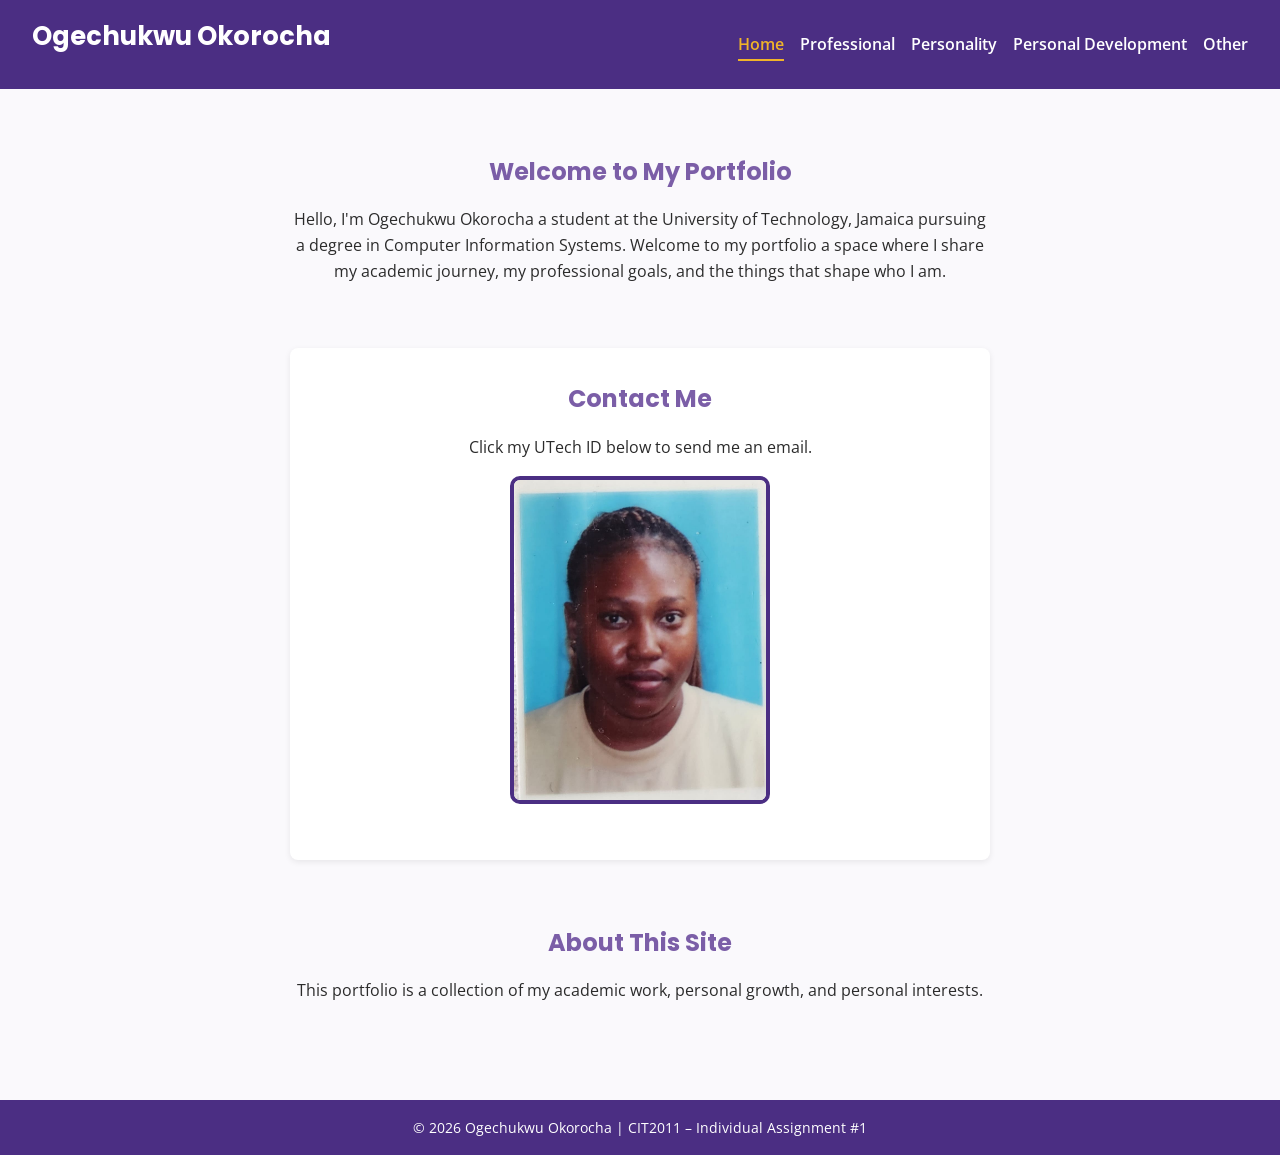
<file: 2102118_IA1_S1AY27/Codes/index.html>
<!DOCTYPE html>
<html lang="en">
<head>
  <meta charset="UTF-8">
  <meta name="viewport" content="width=device-width, initial-scale=1">
  <title>Ogechukwu Okorocha | Portfolio</title>
  <link rel="stylesheet" href="../style.css">
  <link href="https://fonts.googleapis.com/css2?family=Poppins:wght@400;600;700&family=Open+Sans:wght@300;400;600&display=swap" rel="stylesheet">
</head>
<body>

  <header class="site-header">
    <h1 class="logo">Ogechukwu Okorocha</h1>
    <nav class="main-nav">
      <ul>
        <li><a href="index.html" class="active">Home</a></li>
        <li><a href="professional.html">Professional</a></li>
        <li><a href="personality.html">Personality</a></li>
        <li><a href="personal_development.html">Personal Development</a></li>
        <li><a href="other.html">Other</a></li>
      </ul>
    </nav>
  </header>

  <main>
    <section class="hero">
      <h2>Welcome to My Portfolio</h2>
      <p>
        Hello, I'm Ogechukwu Okorocha a student at the University of Technology, Jamaica
        pursuing a degree in Computer Information Systems. Welcome to my portfolio a space
        where I share my academic journey, my professional goals, and the things that shape
        who I am.
      </p>
    </section>

    <section class="id-section" id="contact">
      <h2>Contact Me</h2>
      <p>Click my UTech ID below to send me an email.</p>

      <a href="mailto:schodavarapu@utech.edu.jm?subject=CIT2011%20IA1%20-%20Ogechukwu%20Okorocha%20-%202102118"
         class="id-link"
         title="Click to email">
        <img src="../Assets/id_photo.jpg"
             alt="UTech student ID photo of Ogechukwu Okorocha"
             class="id-photo">
      </a>
    </section>

    <section class="about">
      <h2>About This Site</h2>
      <p>This portfolio is a collection of my academic work, personal growth, and personal interests.</p>
    </section>
  </main>

  <footer class="site-footer">
    <p>&copy; 2026 Ogechukwu Okorocha | CIT2011 – Individual Assignment #1</p>
  </footer>

</body>
</html>
</file>
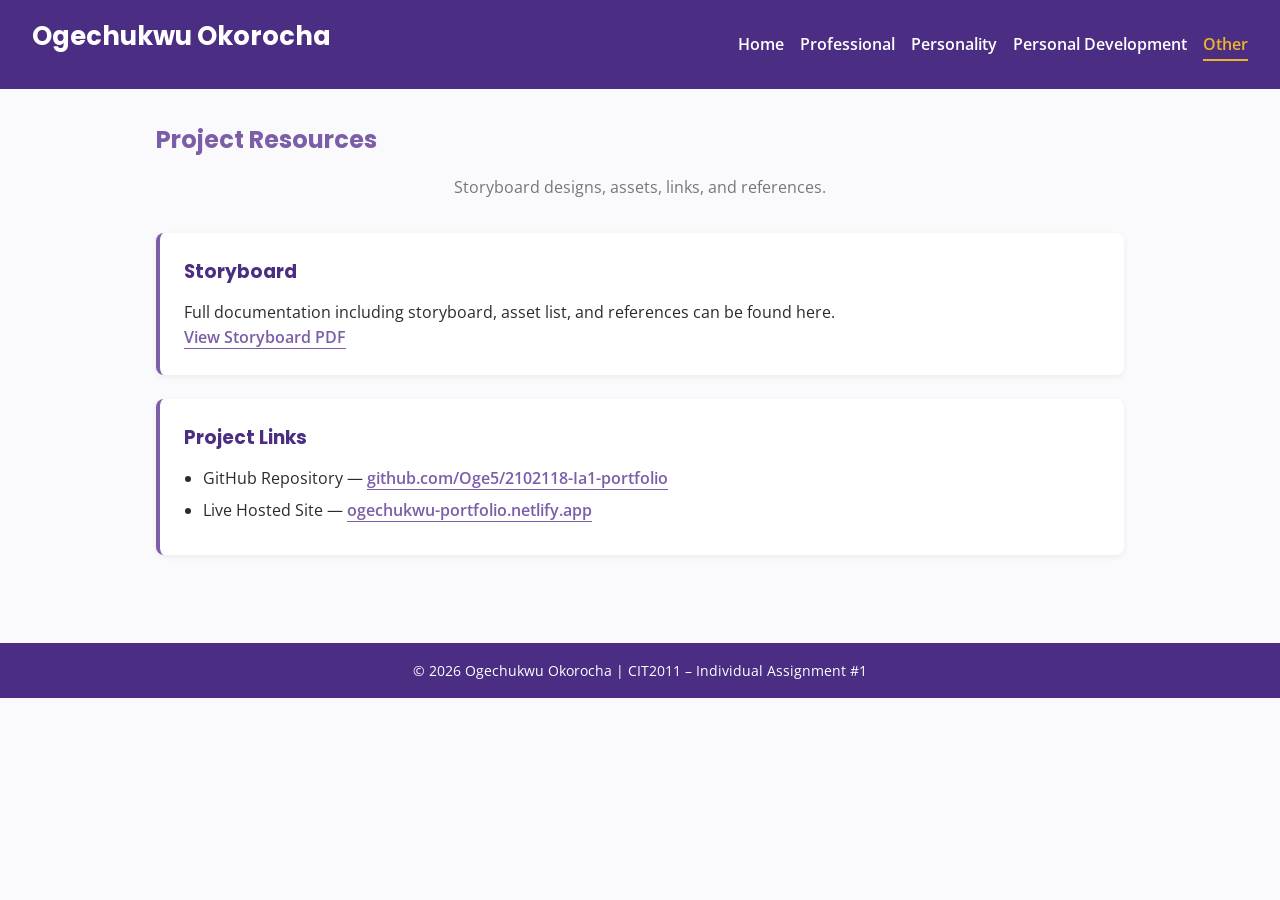
<file: 2102118_IA1_S1AY27/Codes/other.html>
<!DOCTYPE html>
<html lang="en">
<head>
  <meta charset="UTF-8">
  <meta name="viewport" content="width=device-width, initial-scale=1">
  <title>Other | Ogechukwu Okorocha</title>
  <link rel="stylesheet" href="../style.css">
  <link href="https://fonts.googleapis.com/css2?family=Poppins:wght@400;600;700&family=Open+Sans:wght@300;400;600&display=swap" rel="stylesheet">
</head>
<body>

  <header class="site-header">
    <h1 class="logo">Ogechukwu Okorocha</h1>
    <nav class="main-nav">
      <ul>
        <li><a href="index.html">Home</a></li>
        <li><a href="professional.html">Professional</a></li>
        <li><a href="personality.html">Personality</a></li>
        <li><a href="personal_development.html">Personal Development</a></li>
        <li><a href="other.html" class="active">Other</a></li>
      </ul>
    </nav>
  </header>

  <main>

    <h2>Project Resources</h2>
    <p class="section-intro">
      Storyboard designs, assets, links, and references.
    </p>

    <section class="resources-block">
      <h3>Storyboard</h3>
      <p>
        Full documentation including storyboard, asset list, and references can be found here.
      </p>
      <p>
        <a href="../Assets/storyboard-2102118.pdf" target="_blank" rel="noopener">View Storyboard PDF</a>
      </p>
    </section>

    <section class="resources-block">
      <h3>Project Links</h3>
      <ul>
        <li>
          GitHub Repository —
          <a href="https://github.com/Oge5/2102118-Ia1-portfolio" target="_blank" rel="noopener">github.com/Oge5/2102118-Ia1-portfolio</a>
        </li>
        <li>
          Live Hosted Site —
          <a href="https://ogechukwu-portfolio.netlify.app" target="_blank" rel="noopener">ogechukwu-portfolio.netlify.app</a>
        </li>
      </ul>
    </section>

  </main>

  <footer class="site-footer">
    <p>&copy; 2026 Ogechukwu Okorocha | CIT2011 – Individual Assignment #1</p>
  </footer>

</body>
</html>
</file>
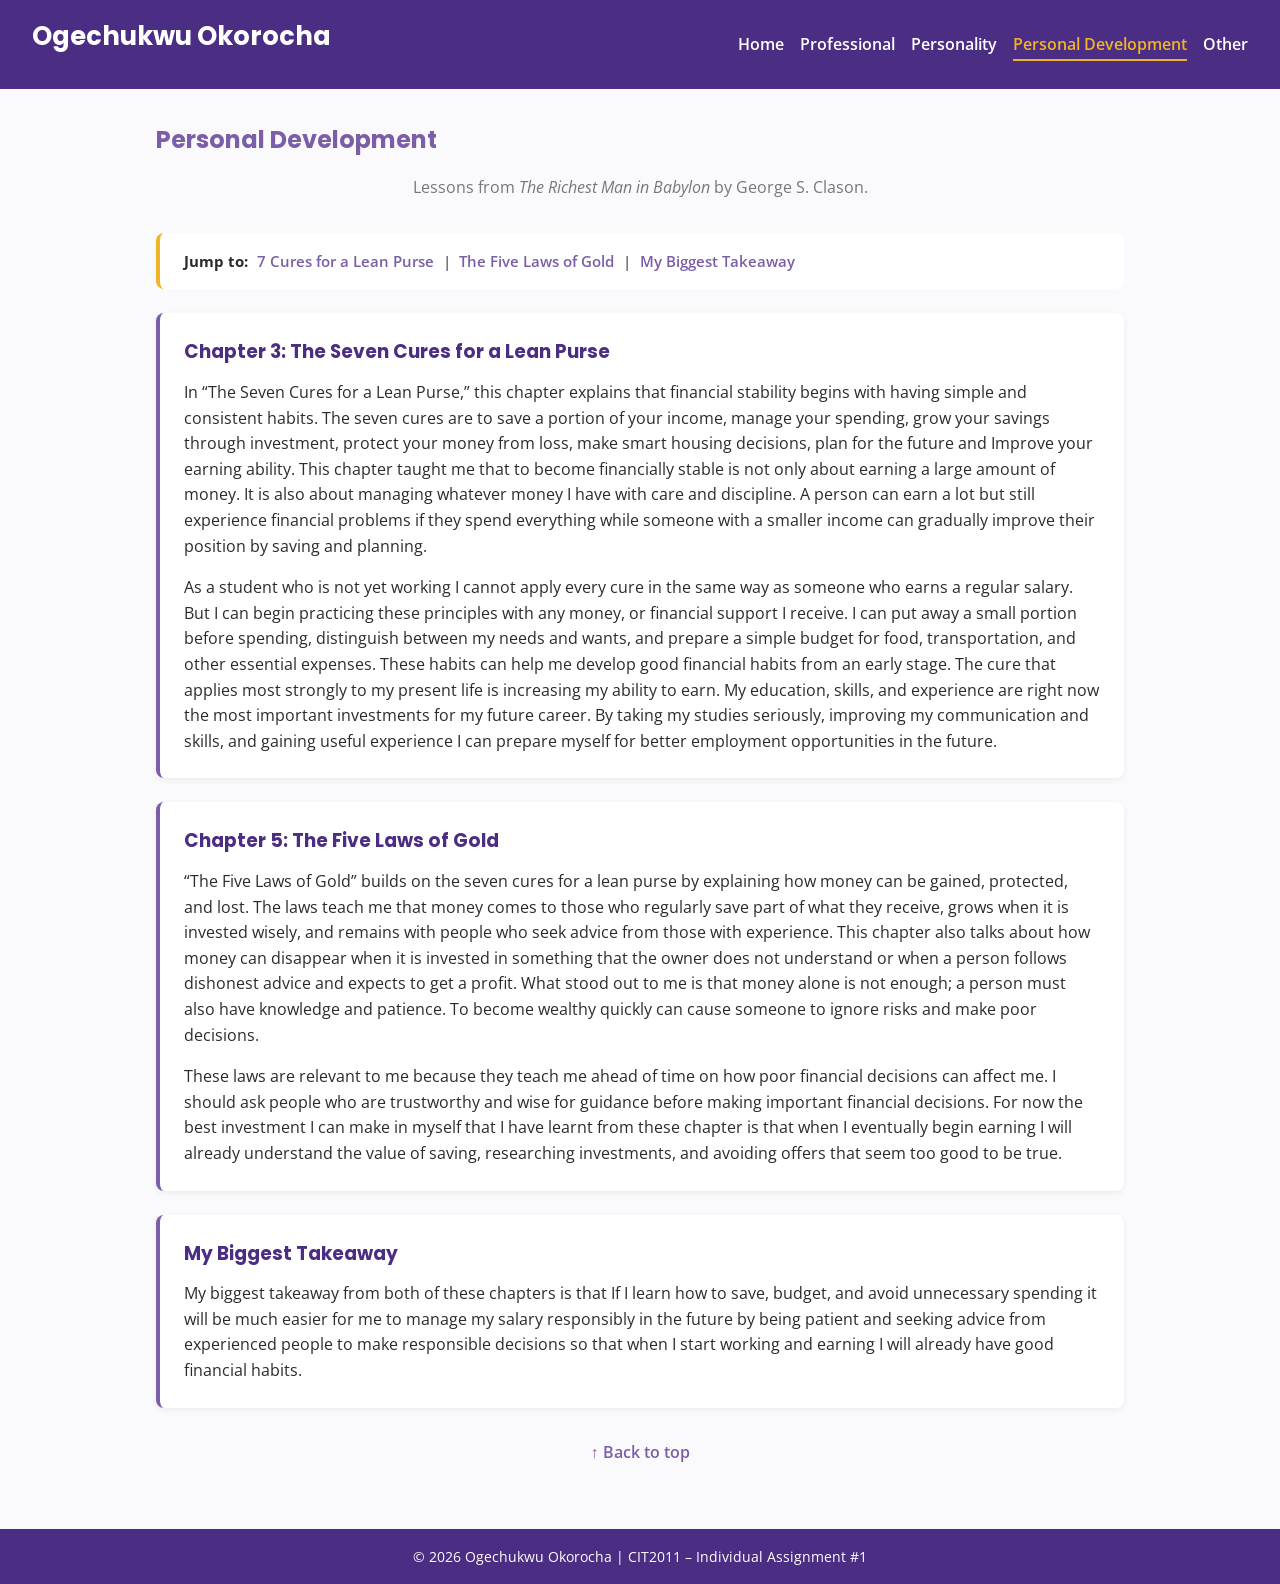
<file: 2102118_IA1_S1AY27/Codes/personal_development.html>
<!DOCTYPE html>
<html lang="en">
<head>
  <meta charset="UTF-8">
  <meta name="viewport" content="width=device-width, initial-scale=1">
  <title>Personal Development | Ogechukwu Okorocha</title>
  <link rel="stylesheet" href="../style.css">
  <link href="https://fonts.googleapis.com/css2?family=Poppins:wght@400;600;700&family=Open+Sans:wght@300;400;600&display=swap" rel="stylesheet">
</head>
<body>

  <header class="site-header">
    <h1 class="logo">Ogechukwu Okorocha</h1>
    <nav class="main-nav">
      <ul>
        <li><a href="index.html">Home</a></li>
        <li><a href="professional.html">Professional</a></li>
        <li><a href="personality.html">Personality</a></li>
        <li><a href="personal_development.html" class="active">Personal Development</a></li>
        <li><a href="other.html">Other</a></li>
      </ul>
    </nav>
  </header>

  <main>

    <h2>Personal Development</h2>
    <p class="section-intro">
      Lessons from <i>The Richest Man in Babylon</i> by George S. Clason.
    </p>

    <nav class="bookmark-nav" aria-label="Jump to chapter">
      <b>Jump to:</b>
      <a href="#chapter-3">7 Cures for a Lean Purse</a> |
      <a href="#chapter-5">The Five Laws of Gold</a> |
      <a href="#takeaway">My Biggest Takeaway</a>
    </nav>

    <div class="book-reflection">

      <article class="reflection-block" id="chapter-3">
        <h3>Chapter 3: The Seven Cures for a Lean Purse</h3>
        <p>
          In “The Seven Cures for a Lean Purse,” this chapter explains that financial stability begins with
		  having simple and consistent habits. The seven cures are to save a portion of your income, manage 
		  your spending, grow your savings through investment, protect your money from loss, make smart housing
		  decisions, plan for the future and Improve your earning ability. This chapter taught me that to become
		  financially stable is not only about earning a large amount of money. It is also about managing whatever 
		  money I have with care and discipline. A person can earn a lot but still experience financial problems if
		  they spend everything while someone with a smaller income can gradually improve their position by saving and planning.
        </p>
        <p>
          As a student who is not yet working I cannot apply every cure in the same way as someone who 
		  earns a regular salary. But I can begin practicing these principles with any money, or 
		  financial support I receive. I can put away a small portion before spending, distinguish between
		  my needs and wants, and prepare a simple budget for food, transportation, and other essential 
		  expenses. These habits can help me develop good financial habits from an early stage. The cure that 
		  applies most strongly to my present life is increasing my ability to earn. My education, skills, and 
		  experience are right now the most important investments for my future career. By taking my studies 
		  seriously, improving my communication and skills, and gaining useful experience I can prepare myself 
		  for better employment opportunities in the future.
        </p>
      </article>

      <article class="reflection-block" id="chapter-5">
        <h3>Chapter 5: The Five Laws of Gold</h3>
        <p>
          “The Five Laws of Gold” builds on the seven cures for a lean purse by explaining how 
		  money can be gained, protected, and lost. The laws teach me that money comes to those
		  who regularly save part of what they receive, grows when it is invested wisely, and 
		  remains with people who seek advice from those with experience. This chapter also talks
		  about how money can disappear when it is invested in something that the owner does not 
		  understand or when a person follows dishonest advice and expects to get a profit. What 
		  stood out to me is that money alone is not enough; a person must also have knowledge 
		  and patience. To become wealthy quickly can cause someone to ignore risks and make poor decisions.
        </p>
        <p>
          These laws are relevant to me because they teach me ahead of time on how poor financial decisions 
		  can affect me. I should ask people who are trustworthy and wise for guidance before making important
		  financial decisions. For now the best investment I can make in myself that I have learnt from these
		  chapter is that when I eventually begin earning I will already understand the value of saving, 
		  researching investments, and avoiding offers that seem too good to be true.
        </p>
      </article>

      <article class="reflection-block" id="takeaway">
        <h3>My Biggest Takeaway</h3>
        <p>
          My biggest takeaway from both of these chapters is that If I learn how to save, budget, and avoid 
		  unnecessary spending it will be much easier for me to manage my salary responsibly in the future
		  by being patient and seeking advice from experienced people to make responsible decisions so that 
		  when I start working and earning I will already have good financial habits.
        </p>
      </article>

    </div>

    <p class="back-to-top">
      <a href="#top">↑ Back to top</a>
    </p>

  </main>

  <footer class="site-footer">
    <p>&copy; 2026 Ogechukwu Okorocha | CIT2011 – Individual Assignment #1</p>
  </footer>

</body>
</html>
</file>
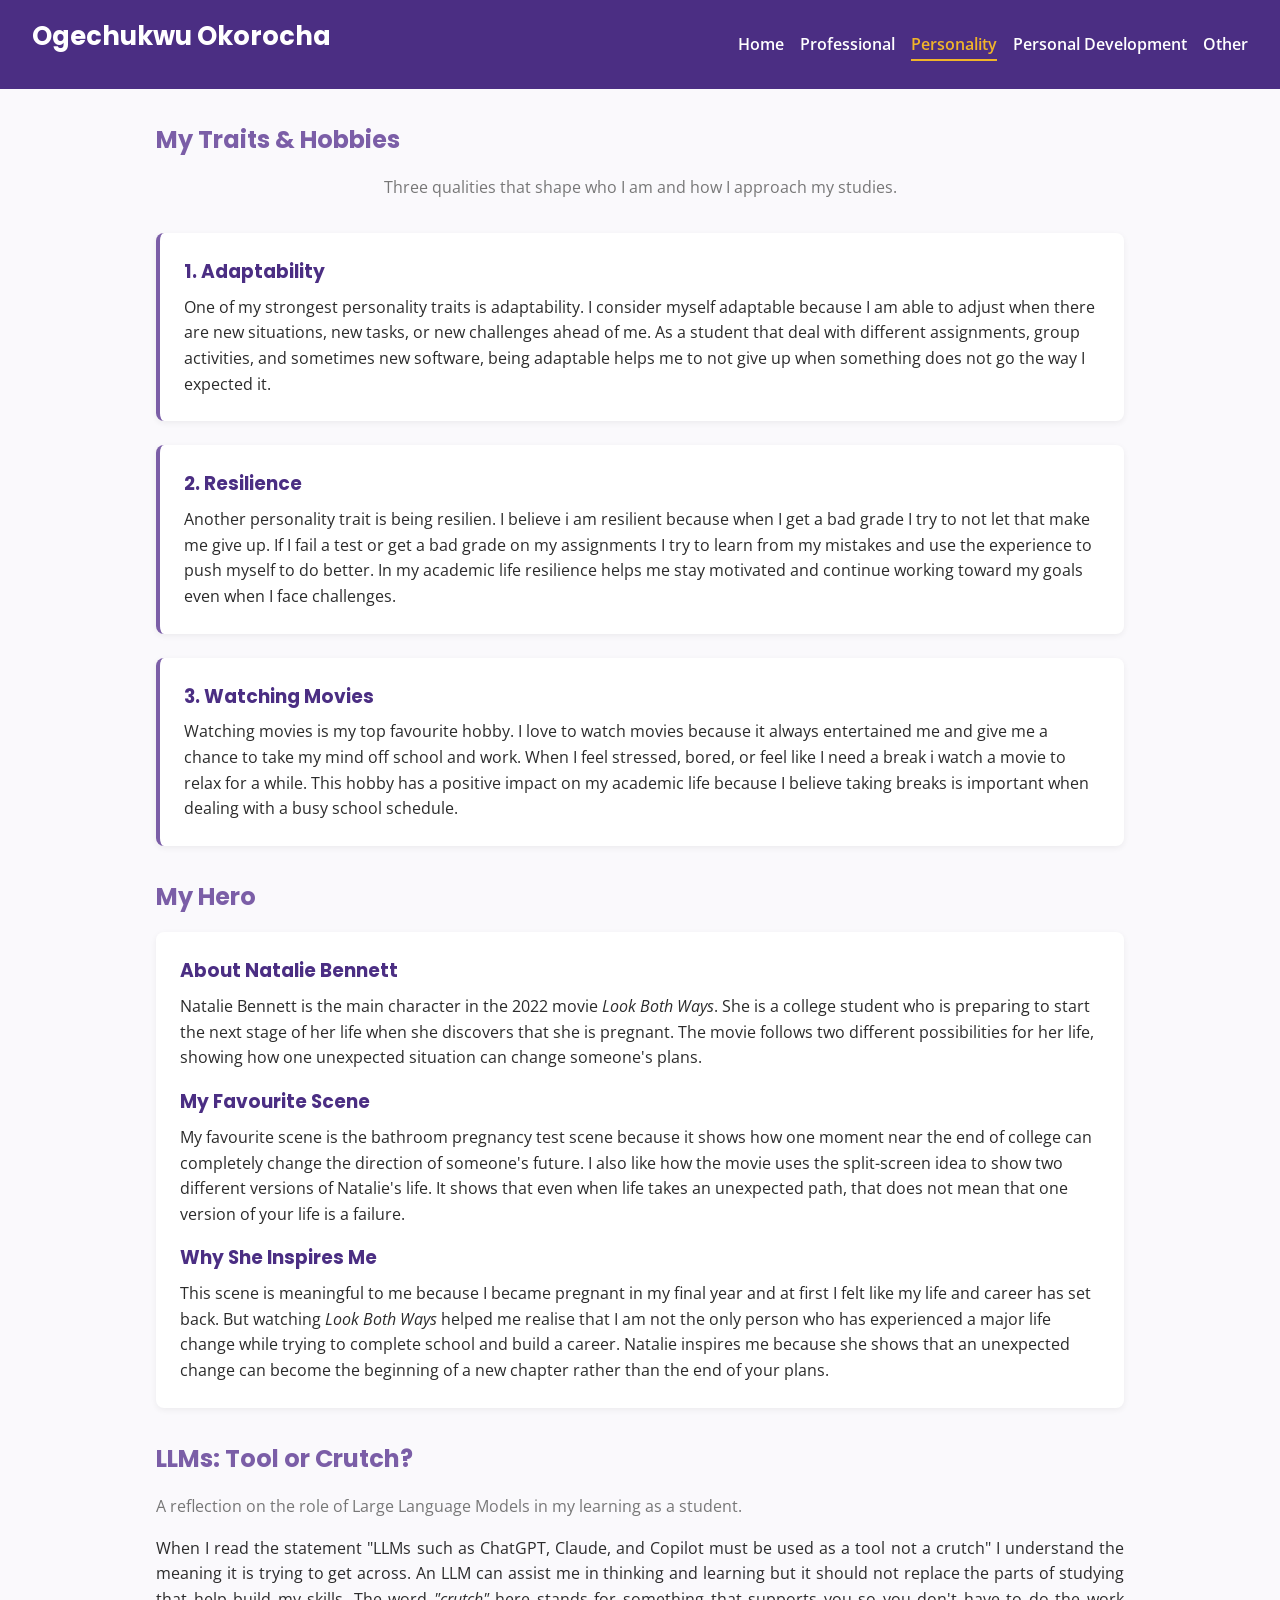
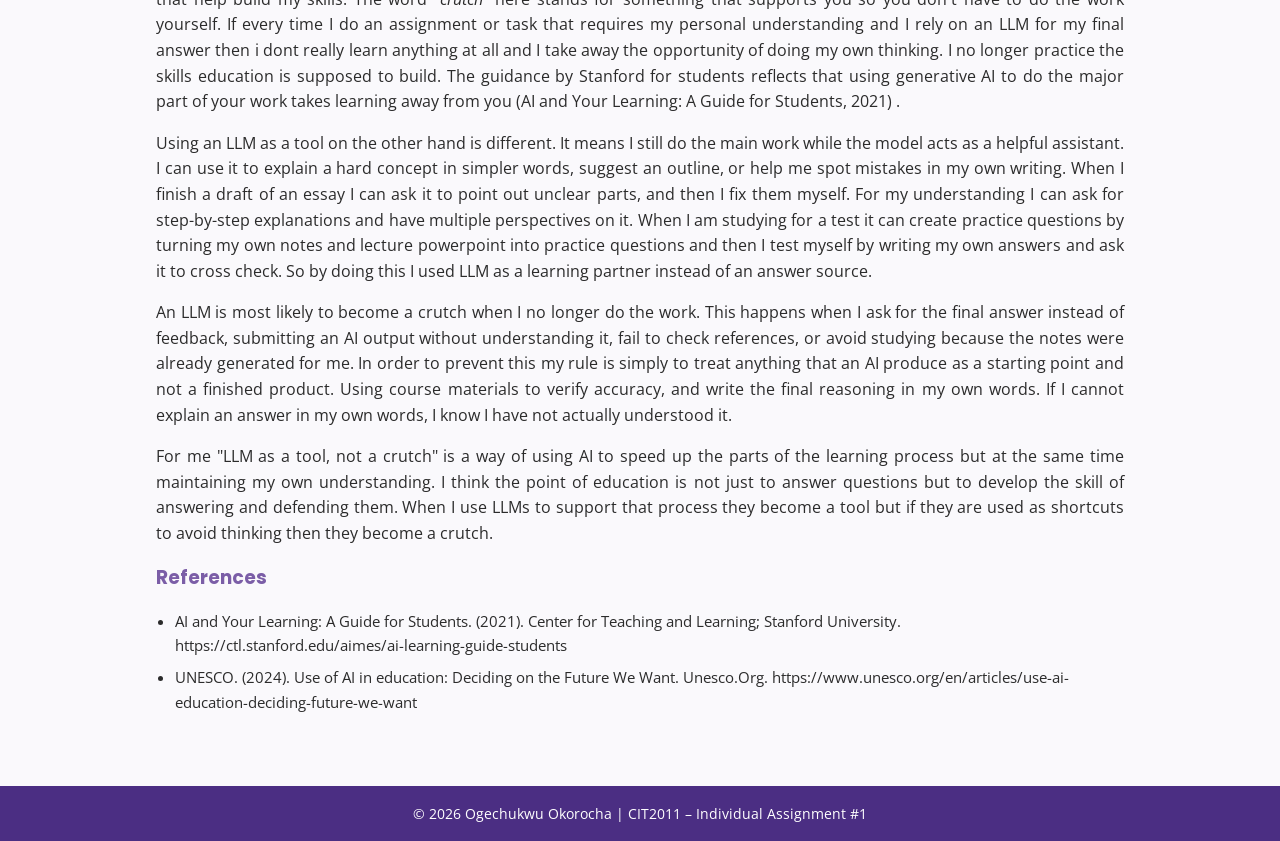
<file: 2102118_IA1_S1AY27/Codes/personality.html>
<!DOCTYPE html>
<html lang="en">
<head>
  <meta charset="UTF-8">
  <meta name="viewport" content="width=device-width, initial-scale=1">
  <title>Personality | Ogechukwu Okorocha</title>
  <link rel="stylesheet" href="../style.css">
  <link href="https://fonts.googleapis.com/css2?family=Poppins:wght@400;600;700&family=Open+Sans:wght@300;400;600&display=swap" rel="stylesheet">
</head>
<body>

  <header class="site-header">
    <h1 class="logo">Ogechukwu Okorocha</h1>
    <nav class="main-nav">
      <ul>
        <li><a href="index.html">Home</a></li>
        <li><a href="professional.html">Professional</a></li>
        <li><a href="personality.html" class="active">Personality</a></li>
        <li><a href="personal_development.html">Personal Development</a></li>
        <li><a href="other.html">Other</a></li>
      </ul>
    </nav>
  </header>

  <main>

    <section class="traits">
      <h2>My Traits &amp; Hobbies</h2>
      <p class="section-intro">
        Three qualities that shape who I am and how I approach my studies.
      </p>

      <div class="trait-block">
        <h3>1. Adaptability</h3>
        <p>
          One of my strongest personality traits is adaptability. I consider myself adaptable
          because I am able to adjust when there are new situations, new tasks, or new challenges
          ahead of me. As a student that deal with different assignments, group activities, and
          sometimes new software, being adaptable helps me to not give up when something does not
          go the way I expected it.
        </p>
      </div>

      <div class="trait-block">
        <h3>2. Resilience</h3>
        <p>
          Another personality trait is being resilien. I believe i am resilient because when
          I get a bad grade I try to not let that make me give up. If I fail a test or get a bad
          grade on my assignments I try to learn from my mistakes and use the experience to push
          myself to do better. In my academic life resilience helps me stay motivated and continue
          working toward my goals even when I face challenges.
        </p>
      </div>

      <div class="trait-block">
        <h3>3. Watching Movies</h3>
        <p>
          Watching movies is my top favourite hobby. I love to watch movies because it always 
		  entertained me and give me a chance to take my mind off school and work. When I feel
		  stressed, bored, or feel like I need a break i watch a movie to relax for a while. 
		  This hobby has a positive impact on my academic life because I believe taking breaks 
		  is important when dealing with a busy school schedule. 
        </p>
      </div>
    </section>

    <section class="hero-quote">
      <h2>My Hero</h2>

      <div class="hero-details">
        <h3>About Natalie Bennett</h3>
        <p>
          Natalie Bennett is the main character in the 2022 movie <i>Look Both Ways</i>. She is a
          college student who is preparing to start the next stage of her life when she discovers
          that she is pregnant. The movie follows two different possibilities for her life, showing
          how one unexpected situation can change someone's plans.
        </p>

        <h3>My Favourite Scene</h3>
        <p>
          My favourite scene is the bathroom pregnancy test scene because it shows how one moment
		  near the end of college can completely change the direction of someone's future. I also
		  like how the movie uses the split-screen idea to show two different versions of Natalie's
		  life. It shows that even when life takes an unexpected path, that does not mean that one 
		  version of your life is a failure. 
        </p>

        <h3>Why She Inspires Me</h3>
        <p>
          This scene is meaningful to me because I became pregnant in my final year and at first 
		  I felt like my life and career has set back. But watching <i>Look Both Ways</i> helped me realise
		  that I am not the only person who has experienced a major life change while trying to 
		  complete school and build a career. Natalie inspires me because she shows that an unexpected 
		  change can become the beginning of a new chapter rather than the end of your plans. 
        </p>
      </div>
    </section>

    <section class="llm-essay">
      <h2>LLMs: Tool or Crutch?</h2>
      <p class="essay-intro">
        A reflection on the role of Large Language Models in my learning as a student.
      </p>

      <p>
       When I read the statement "LLMs such as ChatGPT, Claude, and Copilot must be used as a
	   tool not a crutch" I understand the meaning it is trying to get across. An LLM can assist
	   me in thinking and learning but it should not replace the parts of studying that help build
	   my skills. The word <i>"crutch"</i> here stands for something that supports you so you don't have 
	   to do the work yourself. If every time I do an assignment or task that requires my personal
	   understanding and I rely on an LLM for my final answer then i dont really learn anything at 
	   all and I take away the opportunity of doing my own thinking. I no longer practice the 
	   skills education is supposed to build. The guidance by Stanford for students reflects that 
	   using generative AI to do the major part of your work takes learning away from you (AI and Your Learning: A Guide for Students, 2021) .
      </p>

      <p>
        Using an LLM as a tool on the other hand is different. It means I still do the main work
		while the model acts as a helpful assistant. I can use it to explain a hard concept in 
		simpler words, suggest an outline, or help me spot mistakes in my own writing. When I 
		finish a draft of an essay I can ask it to point out unclear parts, and then I fix them 
		myself. For my understanding I can ask for step-by-step explanations and have multiple 
		perspectives on it. When I am studying for a test it can create practice questions by 
		turning my own notes and lecture powerpoint into practice questions and then I test 
		myself by writing my own answers and ask it to cross check. So by doing this I used LLM
		as a learning partner instead of an answer source.
      </p>

      <p>
        An LLM is most likely to become a crutch when I no longer do the work. This happens when 
		I ask for the final answer instead of feedback, submitting an AI output without understanding 
		it, fail to check references, or avoid studying because the notes were already generated for
		me. In order to prevent this my rule is simply to treat anything that an AI produce as a 
		starting point and not a finished product. Using course materials to verify accuracy, and write 
		the final reasoning in my own words. If I cannot explain an answer in my own words, I know I have 
		not actually understood it.
      </p>

      <p>
        For me "LLM as a tool, not a crutch" is a way of using AI to speed up the parts of the 
		learning process but at the same time maintaining my own understanding. I think the point
		of education is not just to answer questions but to develop the skill of answering and 
		defending them. When I use LLMs to support that process they become a tool but if they are 
		used as shortcuts to avoid thinking then they become a crutch.
      </p>

      <h3>References</h3>
      <ul class="reference-list">
        <li>AI and Your Learning: A Guide for Students. (2021). Center for Teaching and Learning; Stanford University. https://ctl.stanford.edu/aimes/ai-learning-guide-students</li>
        <li>UNESCO. (2024). Use of AI in education: Deciding on the Future We Want. Unesco.Org. https://www.unesco.org/en/articles/use-ai-education-deciding-future-we-want</li>
      </ul>
    </section>

  </main>

  <footer class="site-footer">
    <p>&copy; 2026 Ogechukwu Okorocha | CIT2011 – Individual Assignment #1</p>
  </footer>

</body>
</html>
</file>
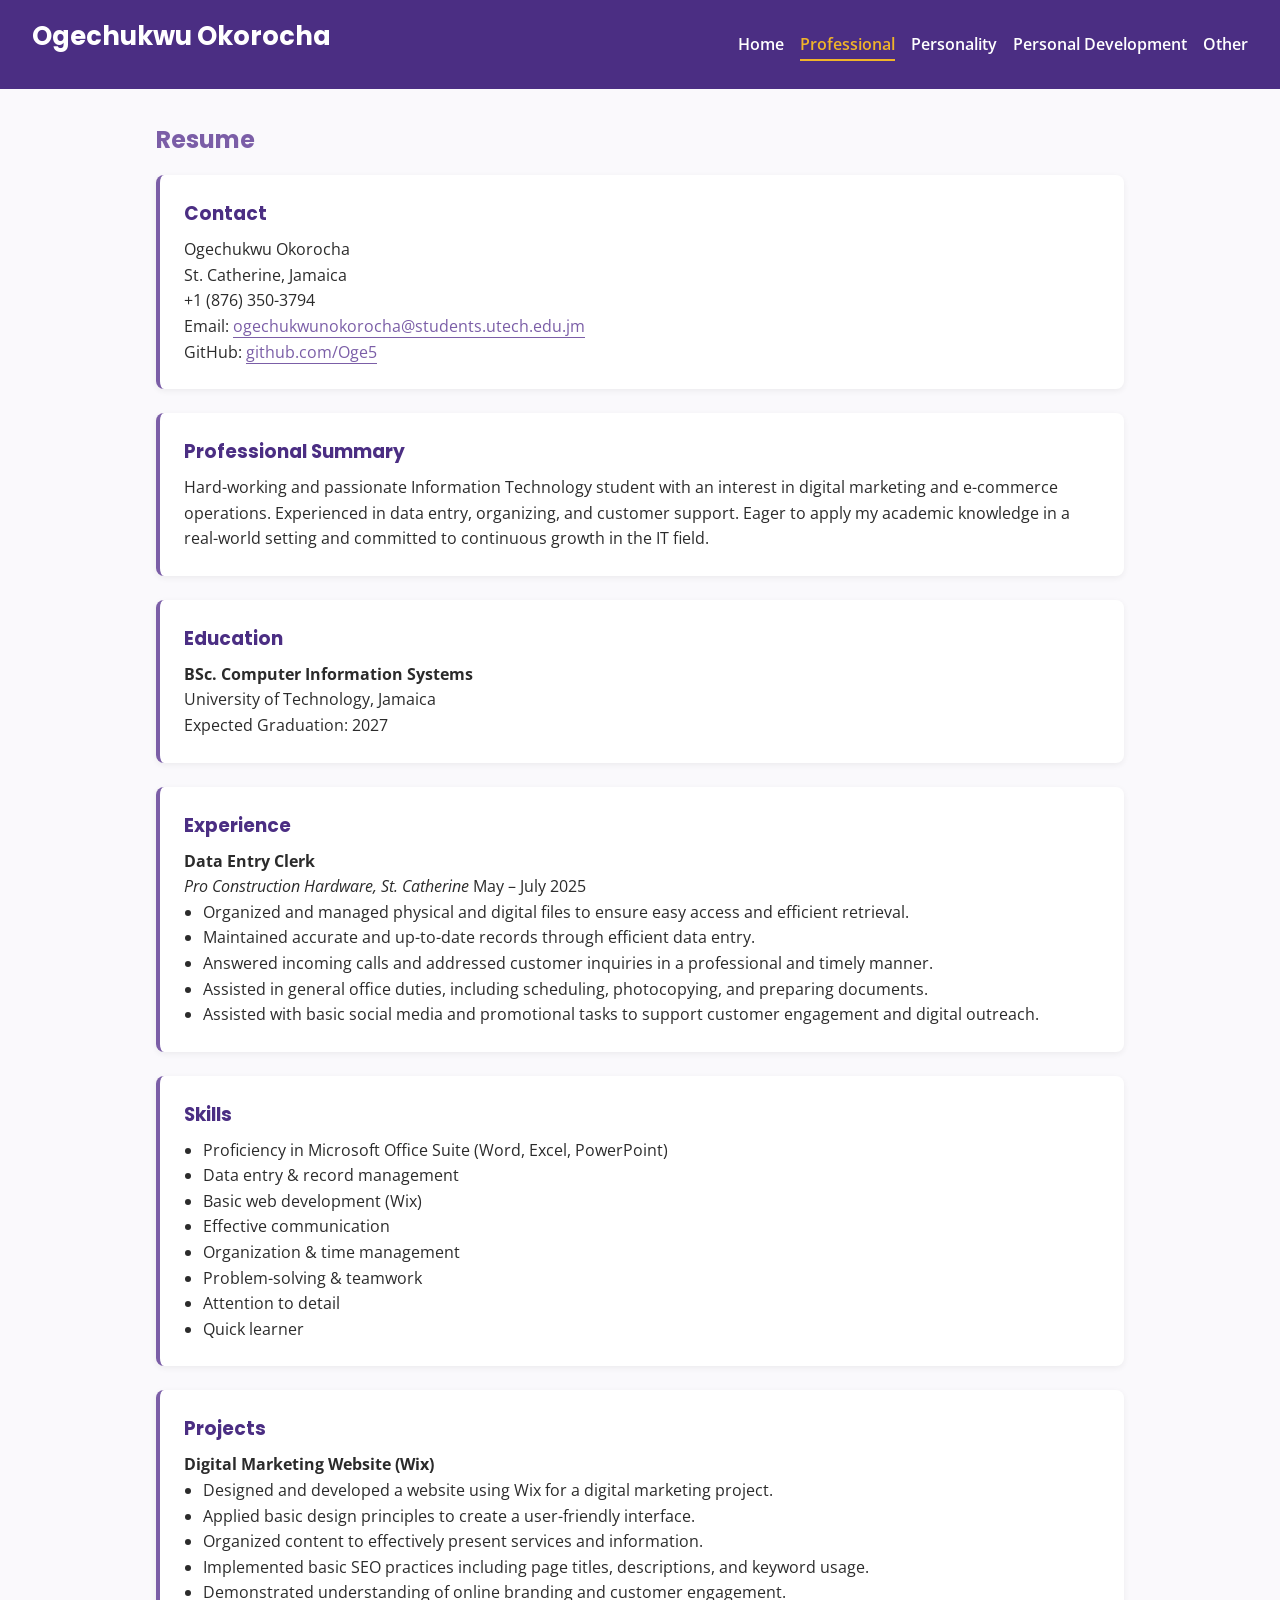
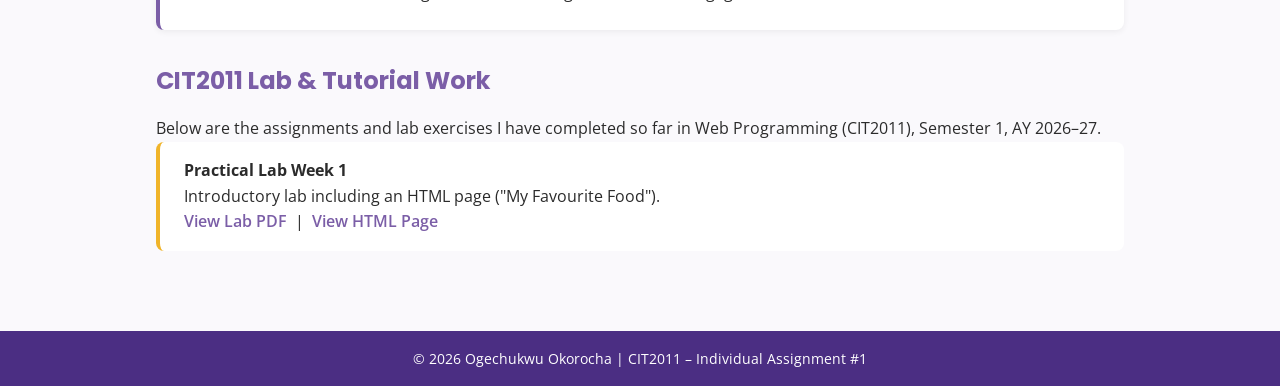
<file: 2102118_IA1_S1AY27/Codes/professional.html>
<!DOCTYPE html>
<html lang="en">
<head>
  <meta charset="UTF-8">
  <meta name="viewport" content="width=device-width, initial-scale=1">
  <title>Professional | Ogechukwu Okorocha</title>
  <link rel="stylesheet" href="../style.css">
  <link href="https://fonts.googleapis.com/css2?family=Poppins:wght@400;600;700&family=Open+Sans:wght@300;400;600&display=swap" rel="stylesheet">
</head>
<body>

  <header class="site-header">
    <h1 class="logo">Ogechukwu Okorocha</h1>
    <nav class="main-nav">
      <ul>
        <li><a href="index.html">Home</a></li>
        <li><a href="professional.html" class="active">Professional</a></li>
        <li><a href="personality.html">Personality</a></li>
        <li><a href="personal_development.html">Personal Development</a></li>
        <li><a href="other.html">Other</a></li>
      </ul>
    </nav>
  </header>

  <main>

    <section class="resume">
      <h2>Resume</h2>

      <div class="resume-block">
        <h3>Contact</h3>
        <p>
          Ogechukwu Okorocha<br>
          St. Catherine, Jamaica<br>
          +1 (876) 350-3794<br>
          Email: <a href="mailto:ogechukwunokorocha@students.utech.edu.jm">ogechukwunokorocha@students.utech.edu.jm</a><br>
          GitHub: <a href="https://github.com/Oge5" target="_blank" rel="noopener">github.com/Oge5</a>
        </p>
      </div>

      <div class="resume-block">
        <h3>Professional Summary</h3>
        <p>
          Hard-working and passionate Information Technology student with an interest in digital
          marketing and e-commerce operations. Experienced in data entry, organizing, and customer
          support. Eager to apply my academic knowledge in a real-world setting and committed to
          continuous growth in the IT field.
        </p>
      </div>

      <div class="resume-block">
        <h3>Education</h3>
        <p>
          <b>BSc. Computer Information Systems</b><br>
          University of Technology, Jamaica<br>
          Expected Graduation: 2027
        </p>
      </div>

      <div class="resume-block">
        <h3>Experience</h3>

        <p>
          <b>Data Entry Clerk</b><br>
          <i>Pro Construction Hardware, St. Catherine</i> May – July 2025
        </p>
        <ul>
          <li>Organized and managed physical and digital files to ensure easy access and efficient retrieval.</li>
          <li>Maintained accurate and up-to-date records through efficient data entry.</li>
          <li>Answered incoming calls and addressed customer inquiries in a professional and timely manner.</li>
          <li>Assisted in general office duties, including scheduling, photocopying, and preparing documents.</li>
          <li>Assisted with basic social media and promotional tasks to support customer engagement and digital outreach.</li>
        </ul>
      </div>

      <div class="resume-block">
        <h3>Skills</h3>
        <ul>
          <li>Proficiency in Microsoft Office Suite (Word, Excel, PowerPoint)</li>
          <li>Data entry &amp; record management</li>
          <li>Basic web development (Wix)</li>
          <li>Effective communication</li>
          <li>Organization &amp; time management</li>
          <li>Problem-solving &amp; teamwork</li>
          <li>Attention to detail</li>
          <li>Quick learner</li>
        </ul>
      </div>

      <div class="resume-block">
        <h3>Projects</h3>
        <p>
          <b>Digital Marketing Website (Wix)</b>
        </p>
        <ul>
          <li>Designed and developed a website using Wix for a digital marketing project.</li>
          <li>Applied basic design principles to create a user-friendly interface.</li>
          <li>Organized content to effectively present services and information.</li>
          <li>Implemented basic SEO practices including page titles, descriptions, and keyword usage.</li>
          <li>Demonstrated understanding of online branding and customer engagement.</li>
        </ul>
      </div>
    </section>

    <section class="lab-work">
      <h2>CIT2011 Lab &amp; Tutorial Work</h2>
      <p>
        Below are the assignments and lab exercises I have completed so far in
        Web Programming (CIT2011), Semester 1, AY 2026–27.
      </p>

      <ul class="lab-list">
        <li>
          <b>Practical Lab Week 1</b><br>
          Introductory lab including an HTML page ("My Favourite Food").<br>
          <a href="../Labs/week1.pdf" target="_blank" rel="noopener">View Lab PDF</a>
          &nbsp;|&nbsp;
          <a href="../Labs/favourite_food.html" target="_blank" rel="noopener">View HTML Page</a>
        </li>
      </ul>
    </section>

  </main>

  <footer class="site-footer">
    <p>&copy; 2026 Ogechukwu Okorocha | CIT2011 – Individual Assignment #1</p>
  </footer>

</body>
</html>
</file>
<file: 2102118_IA1_S1AY27/style.css>
:root {
  --purple-dark: #4b2e83;
  --purple-med:  #7b5ea7;
  --gold:        #f0b429;
  --bg:          #faf9fc;
  --text:        #2b2b2b;
  --white:       #ffffff;
  --muted:       #777777;

  --font-heading: 'Poppins', sans-serif;
  --font-body:    'Open Sans', sans-serif;
}

/* ---SELECTOR 1: UNIVERSAL --- */
* {
  margin: 0;
  padding: 0;
  box-sizing: border-box;
}

/* --- SELECTOR 2: ELEMENT --- */
body {
  font-family: var(--font-body);
  background: var(--bg);
  color: var(--text);
  line-height: 1.6;
}

h1, h2, h3 {
  font-family: var(--font-heading);
  color: var(--purple-med);
  margin-bottom: 1rem;
}

.site-header, footer {
  background: var(--purple-dark);
  color: var(--white);
  padding: 1rem 2rem;
}

footer {
  text-align: center;
  margin-top: 2rem;
  font-size: 0.9rem;
}

main {
  max-width: 1000px;
  margin: 0 auto;
  padding: 2rem 1rem;
}

/* --- SELECTOR 3: CLASS --- */
.logo {
  color: var(--white);
  font-size: 1.6rem;
}

.id-photo {
  width: 220px;
  border-radius: 10px;
  border: 4px solid var(--purple-dark);
  transition: 0.3s;
}

/* --- SELECTOR 4: DESCENDANT --- */
.main-nav ul {
  list-style: none;
  display: flex;
  flex-wrap: wrap;
  gap: 1rem;
}

.main-nav a {
  color: var(--white);
  text-decoration: none;
  font-weight: 600;
  padding: 0.3rem 0;
  border-bottom: 2px solid transparent;
}

/* --- SELECTOR 5: PSEUDO-CLASS --- */
.main-nav a:hover {
  color: var(--gold);
  border-bottom: 2px solid var(--gold);
}

.main-nav a.active {
  color: var(--gold);
  border-bottom: 2px solid var(--gold);
}

.id-photo:hover {
  border-color: var(--gold);
  transform: scale(1.05);
}

/* --- SELECTOR 6: ID --- */
#contact {
  text-align: center;
  background: var(--white);
  padding: 2rem;
  border-radius: 8px;
  margin: 2rem auto;
  max-width: 700px;
  box-shadow: 0 2px 6px rgba(0, 0, 0, 0.08);
}

/* --- SECTION STYLING --- */
.hero {
  text-align: center;
  padding: 2rem 1rem;
}

.hero p {
  max-width: 700px;
  margin: 0 auto;
}

.about {
  text-align: center;
  padding: 2rem 1rem;
}

.hint {
  font-size: 0.9rem;
  color: var(--muted);
  margin-top: 0.5rem;
}

.id-link {
  display: inline-block;
  margin: 1rem 0;
}

/* --- RESPONSIVE --- */

@media (min-width: 600px) {
  .main-nav ul {
    justify-content: flex-end;
  }
}

@media (min-width: 950px) {
  .site-header {
    display: flex;
    justify-content: space-between;
    align-items: center;
  }
  .id-photo {
    width: 260px;
  }
}

/* --- RESUME & LAB WORK --- */
.resume-block {
  background: var(--white);
  padding: 1.5rem;
  border-radius: 8px;
  margin-bottom: 1.5rem;
  box-shadow: 0 2px 6px rgba(0, 0, 0, 0.06);
  border-left: 4px solid var(--purple-med);
}

.resume-block h3 {
  color: var(--purple-dark);
  margin-bottom: 0.5rem;
}

.resume-block ul {
  margin-left: 1.2rem;
}

.resume-block a {
  color: var(--purple-med);
  text-decoration: none;
  border-bottom: 1px solid var(--purple-med);
}

.resume-block a:hover {
  color: var(--gold);
  border-bottom-color: var(--gold);
}

.lab-work {
  margin-top: 2rem;
}

.lab-list {
  list-style: none;
}

.lab-list li {
  background: var(--white);
  padding: 1rem 1.5rem;
  margin-bottom: 1rem;
  border-radius: 8px;
  border-left: 4px solid var(--gold);
}

.lab-list a {
  color: var(--purple-med);
  text-decoration: none;
  font-weight: 600;
}

.lab-list a:hover {
  color: var(--gold);
}

/* --- TRAITS & HOBBIES --- */
.section-intro {
  text-align: center;
  color: var(--muted);
  margin-bottom: 2rem;
}

.trait-block {
  background: var(--white);
  padding: 1.5rem;
  border-radius: 8px;
  margin-bottom: 1.5rem;
  box-shadow: 0 2px 6px rgba(0, 0, 0, 0.06);
  border-left: 4px solid var(--purple-med);
}

.trait-block h3 {
  color: var(--purple-dark);
  margin-bottom: 0.5rem;
}

/* --- HERO --- */
.hero-quote {
  margin-top: 2rem;
}

.hero-details {
  background: var(--white);
  padding: 1.5rem;
  border-radius: 8px;
  box-shadow: 0 2px 6px rgba(0, 0, 0, 0.06);
}

.hero-details h3 {
  color: var(--purple-dark);
  margin-top: 1rem;
  margin-bottom: 0.5rem;
}

.hero-details h3:first-child {
  margin-top: 0;
}

/* --- LLM ESSAY --- */
.llm-essay {
  margin-top: 2rem;
}

.essay-intro {
  text-align: center;
  color: var(--muted);
  margin-bottom: 2rem;
}

.llm-essay p {
  margin-bottom: 1rem;
  text-align: justify;
}

.reference-list {
  margin-left: 1.2rem;
  margin-top: 1rem;
}

.reference-list li {
  margin-bottom: 0.5rem;
  font-size: 0.95rem;
}

/* --- BOOKMARK NAV --- */
.bookmark-nav {
  background: var(--white);
  padding: 1rem 1.5rem;
  border-radius: 8px;
  margin: 1.5rem 0;
  border-left: 4px solid var(--gold);
  font-size: 0.95rem;
}

.bookmark-nav a {
  color: var(--purple-med);
  text-decoration: none;
  font-weight: 600;
  padding: 0 0.3rem;
}

.bookmark-nav a:hover {
  color: var(--gold);
  border-bottom: 2px solid var(--gold);
}

.back-to-top {
  text-align: center;
  margin-top: 2rem;
}

.back-to-top a {
  color: var(--purple-med);
  text-decoration: none;
  font-weight: 600;
}

.back-to-top a:hover {
  color: var(--gold);
}

/* --- BOOK REFLECTION --- */
.book-reflection {
  margin-top: 1rem;
}

.reflection-block {
  background: var(--white);
  padding: 1.5rem;
  border-radius: 8px;
  margin-bottom: 1.5rem;
  box-shadow: 0 2px 6px rgba(0, 0, 0, 0.06);
  border-left: 4px solid var(--purple-med);
}

.reflection-block h3 {
  color: var(--purple-dark);
  margin-bottom: 0.8rem;
}

.reflection-block p {
  margin-bottom: 1rem;
}

.reflection-block p:last-child {
  margin-bottom: 0;
}

/* --- OTHER PAGE --- */
.resources-block {
  background: var(--white);
  padding: 1.5rem;
  border-radius: 8px;
  margin-bottom: 1.5rem;
  box-shadow: 0 2px 6px rgba(0, 0, 0, 0.06);
  border-left: 4px solid var(--purple-med);
}

.resources-block h3 {
  color: var(--purple-dark);
  margin-bottom: 0.8rem;
}

.resources-block ul {
  margin-left: 1.2rem;
  margin-bottom: 0.5rem;
}

.resources-block li {
  margin-bottom: 0.4rem;
}

.resources-block a {
  color: var(--purple-med);
  text-decoration: none;
  font-weight: 600;
  border-bottom: 1px solid var(--purple-med);
}

.resources-block a:hover {
  color: var(--gold);
  border-bottom-color: var(--gold);
}
</file>
